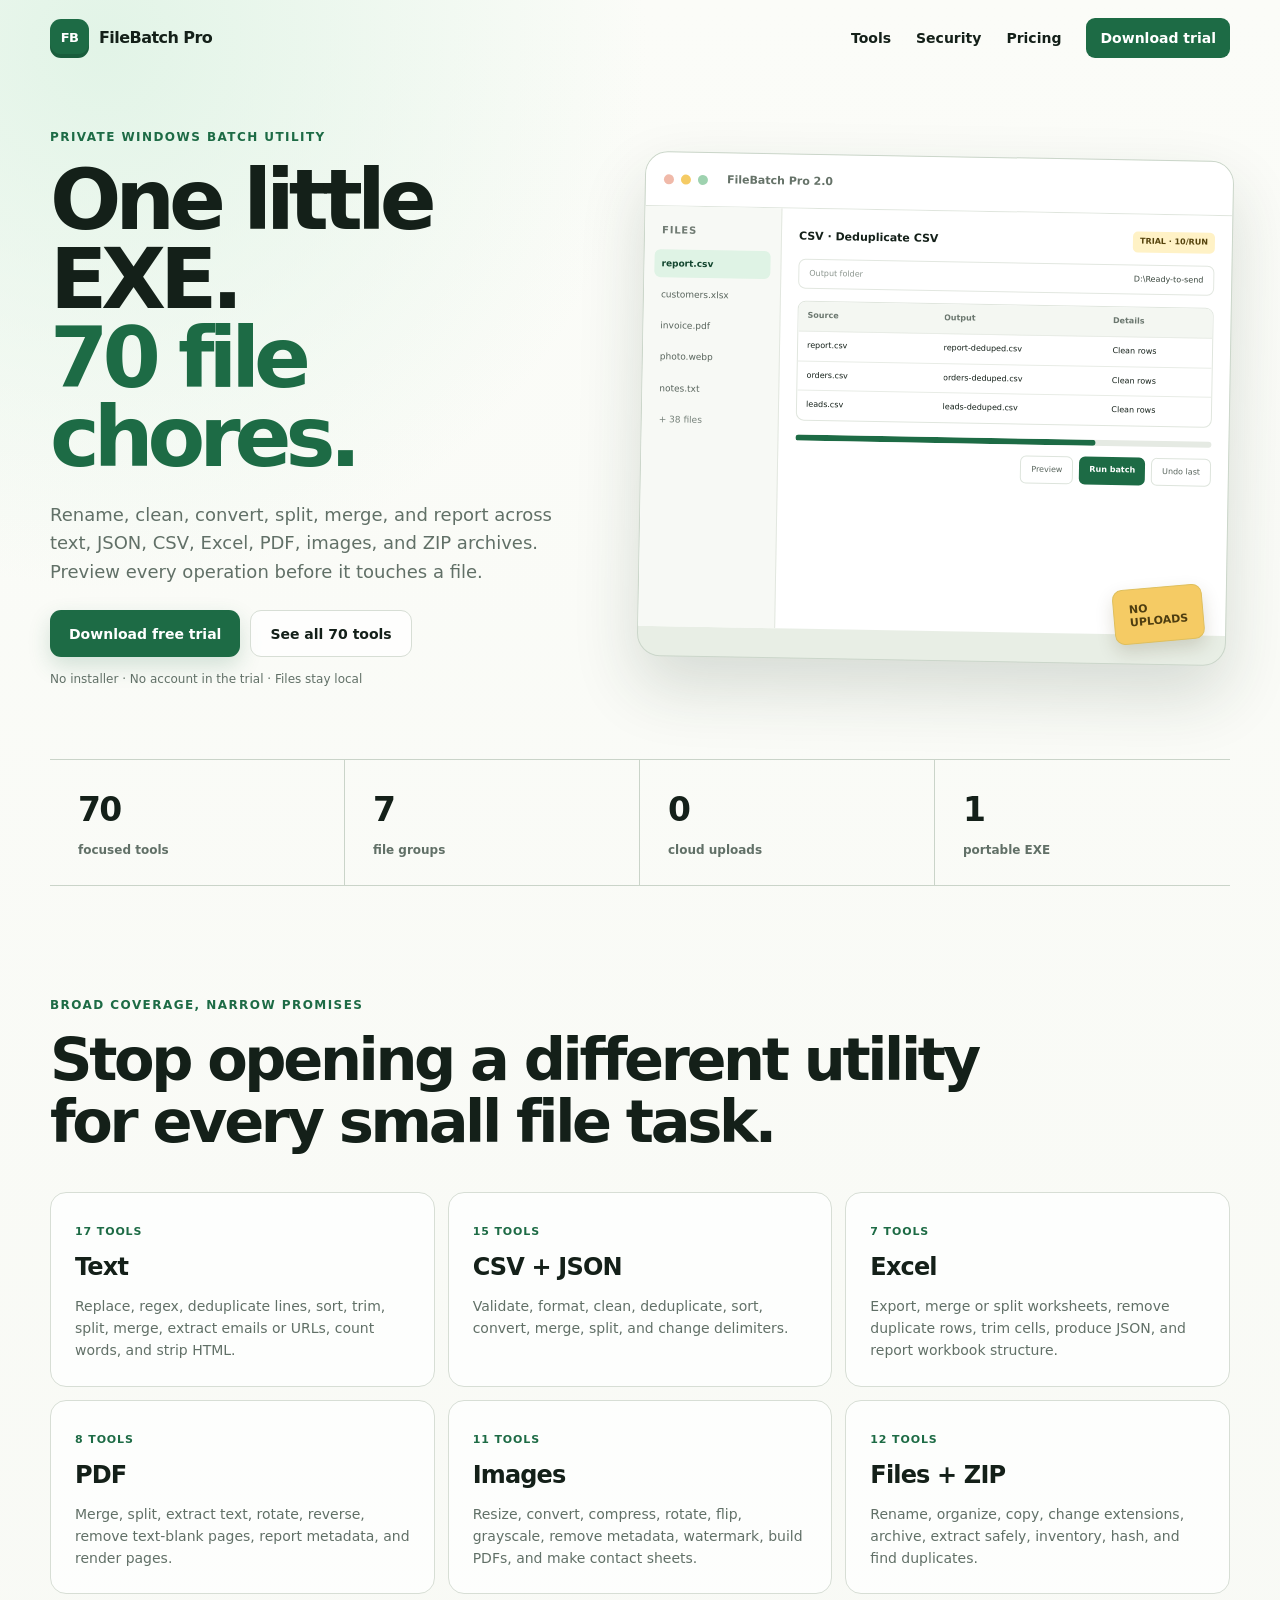
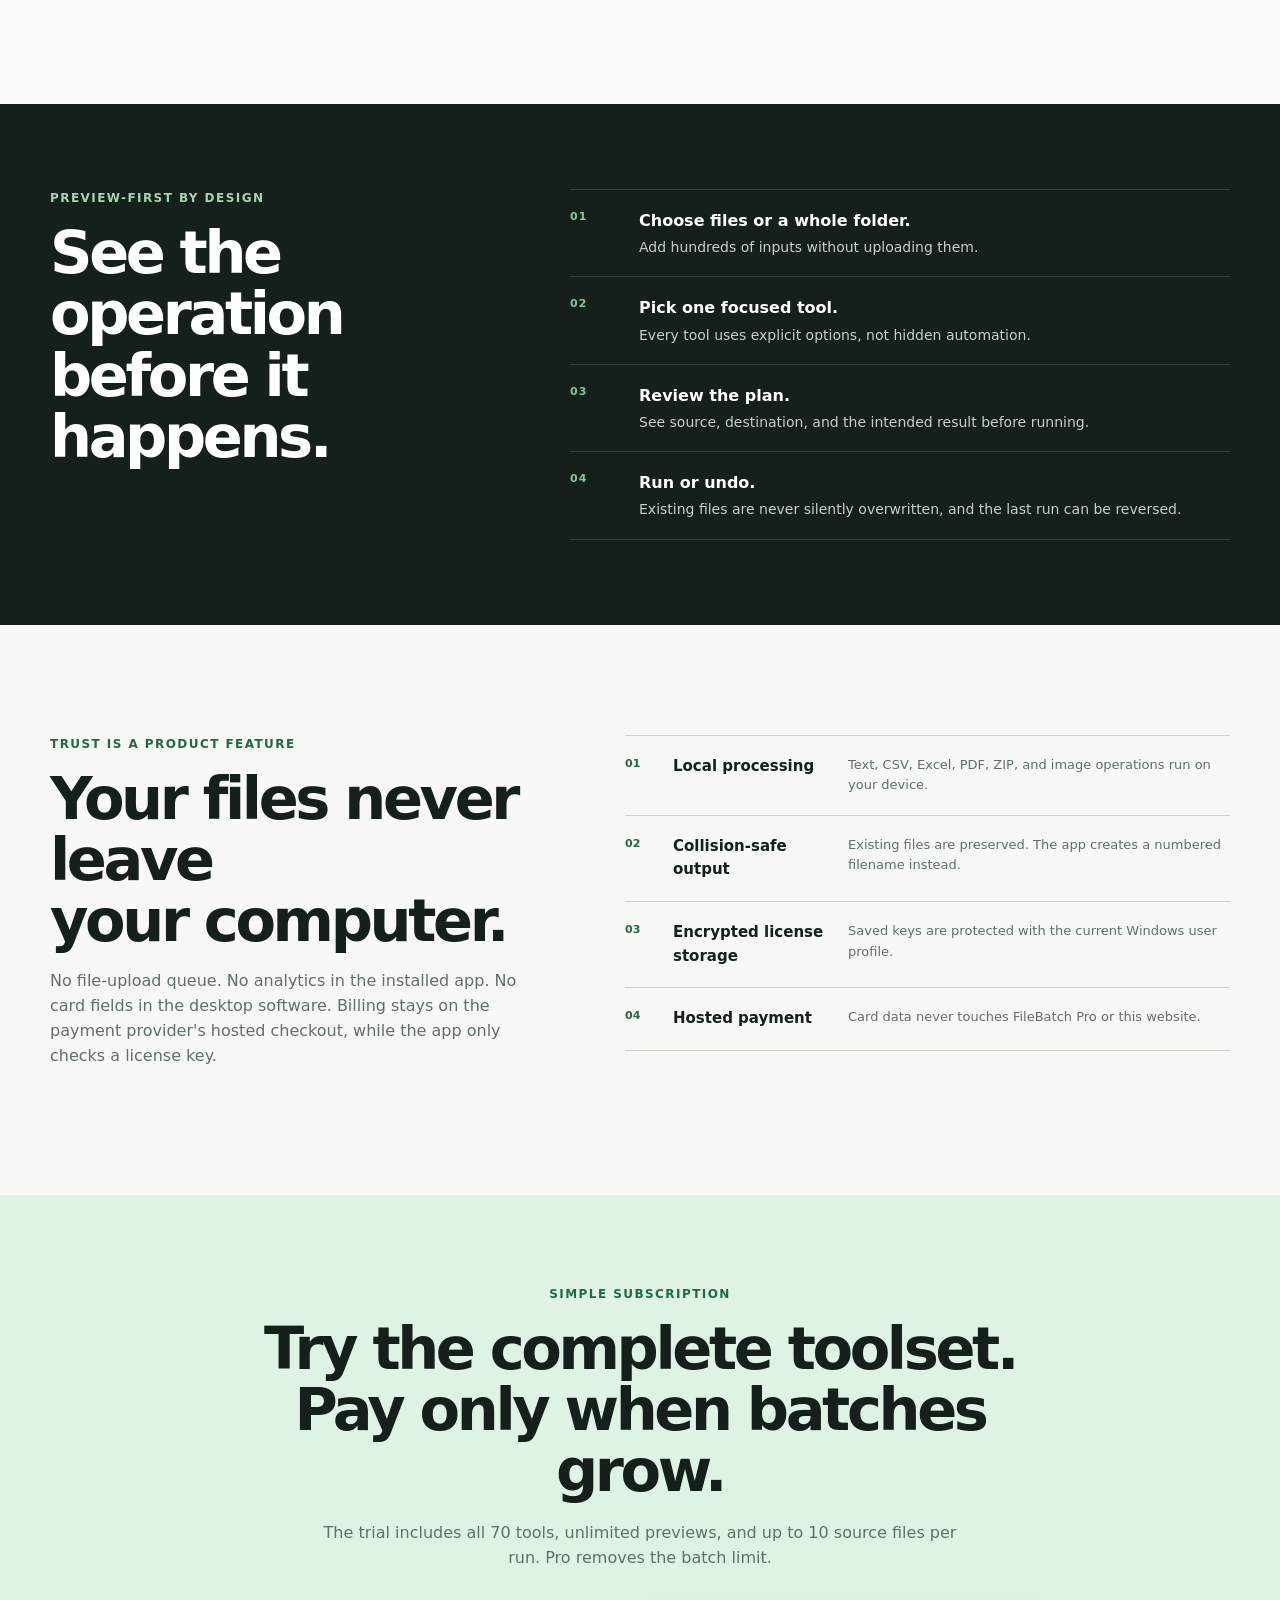
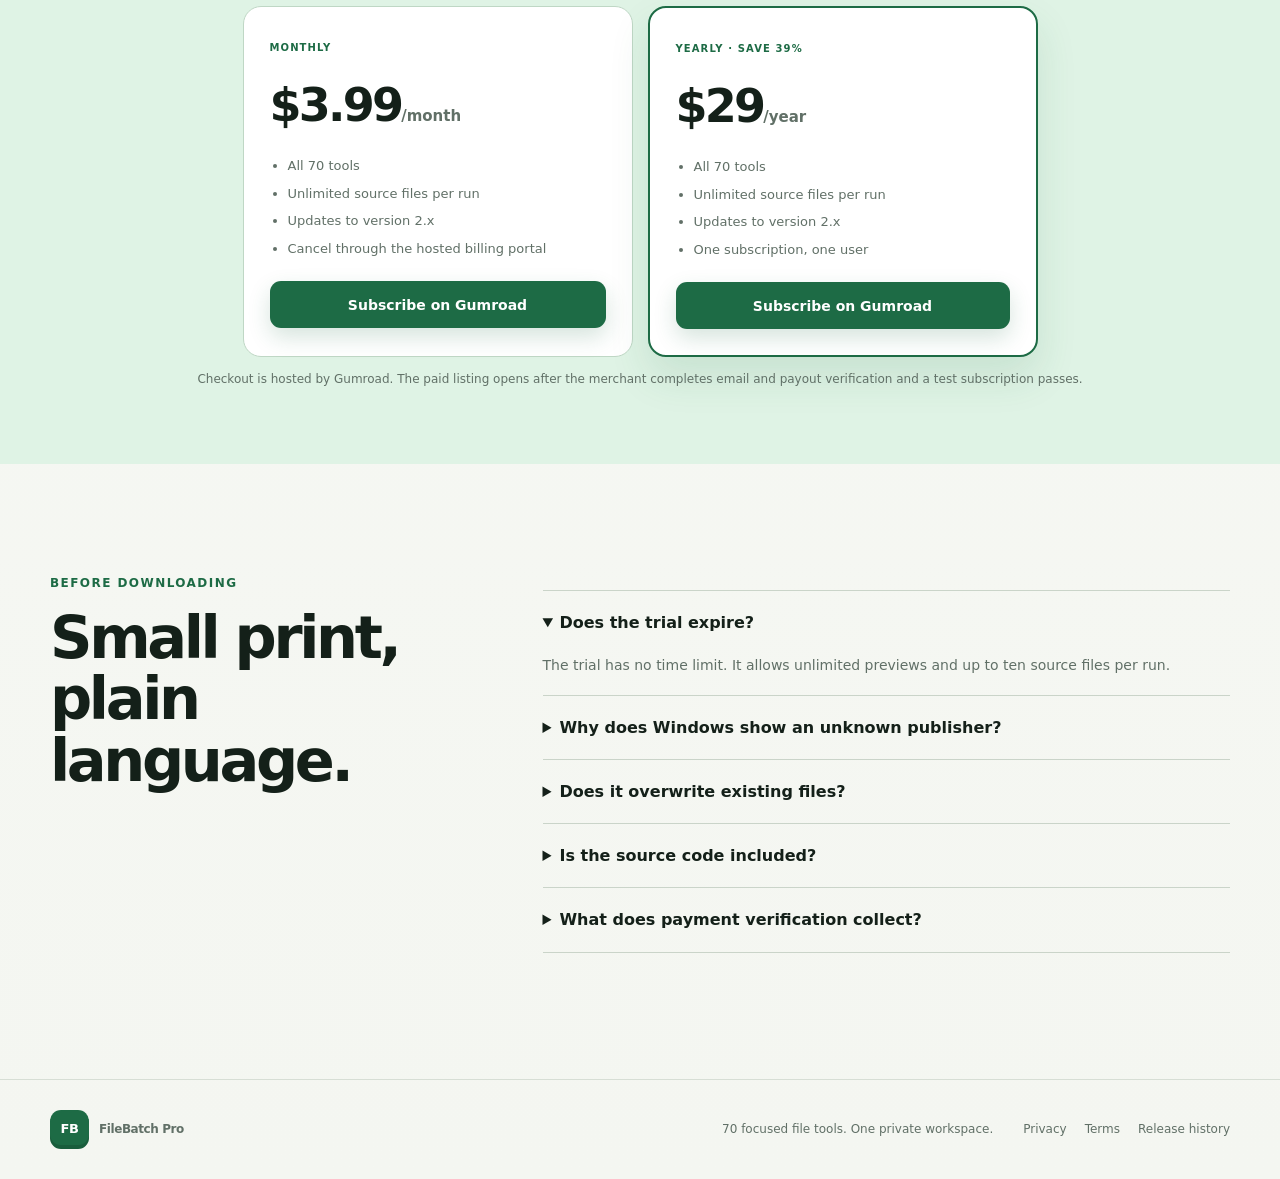
<file: index.html>
<!doctype html>
<html lang="en">
<head>
  <meta charset="utf-8">
  <meta name="viewport" content="width=device-width, initial-scale=1">
  <meta name="description" content="FileBatch Pro is a private Windows EXE with 70 batch tools for text, CSV, Excel, PDF, images, ZIP archives, and file organization.">
  <meta property="og:title" content="FileBatch Pro — 70 private file tools in one EXE">
  <meta property="og:description" content="Preview-first batch tools for text, CSV, Excel, PDF, images, ZIP archives, and file organization.">
  <meta property="og:image" content="https://mudycrafter-rubbish-coder.github.io/filebatch-pro/assets/cover-1280x720.png">
  <title>FileBatch Pro — 70 private file tools in one EXE</title>
  <link rel="stylesheet" href="styles.css">
</head>
<body>
  <header class="nav">
    <a class="brand" href="#top" aria-label="FileBatch Pro home">
      <span class="brand-mark">FB</span>
      <span>FileBatch Pro</span>
    </a>
    <nav>
      <a href="#tools">Tools</a>
      <a href="#security">Security</a>
      <a href="#pricing">Pricing</a>
      <a class="download-nav" href="https://github.com/Mudycrafter-rubbish-coder/filebatch-pro/releases/latest/download/FileBatchPro.exe">Download trial</a>
    </nav>
  </header>

  <main id="top">
    <section class="hero">
      <div class="hero-copy">
        <p class="eyebrow">Private Windows batch utility</p>
        <h1>One little EXE.<br><span>70 file chores.</span></h1>
        <p class="lede">Rename, clean, convert, split, merge, and report across text, JSON, CSV, Excel, PDF, images, and ZIP archives. Preview every operation before it touches a file.</p>
        <div class="hero-actions">
          <a class="button primary" href="https://github.com/Mudycrafter-rubbish-coder/filebatch-pro/releases/latest/download/FileBatchPro.exe">Download free trial</a>
          <a class="button quiet" href="#tools">See all 70 tools</a>
        </div>
        <p class="micro">No installer · No account in the trial · Files stay local</p>
      </div>

      <div class="product-art" aria-label="Illustration of the FileBatch Pro workspace">
        <div class="window-bar"><span></span><span></span><span></span><b>FileBatch Pro 2.0</b></div>
        <div class="window-body">
          <div class="side">
            <strong>Files</strong>
            <div class="file active">report.csv</div>
            <div class="file">customers.xlsx</div>
            <div class="file">invoice.pdf</div>
            <div class="file">photo.webp</div>
            <div class="file">notes.txt</div>
            <div class="file-more">+ 38 files</div>
          </div>
          <div class="pane">
            <div class="pane-title">
              <span>CSV · Deduplicate CSV</span>
              <em>TRIAL · 10/RUN</em>
            </div>
            <div class="option">Output folder <span>D:\Ready-to-send</span></div>
            <div class="table">
              <div class="row head"><span>Source</span><span>Output</span><span>Details</span></div>
              <div class="row"><span>report.csv</span><span>report-deduped.csv</span><span>Clean rows</span></div>
              <div class="row"><span>orders.csv</span><span>orders-deduped.csv</span><span>Clean rows</span></div>
              <div class="row"><span>leads.csv</span><span>leads-deduped.csv</span><span>Clean rows</span></div>
            </div>
            <div class="progress"><span></span></div>
            <div class="mock-actions"><i>Preview</i><b>Run batch</b><i>Undo last</i></div>
          </div>
        </div>
        <div class="privacy-stamp">NO<br>UPLOADS</div>
      </div>
    </section>

    <section class="stats" aria-label="Product highlights">
      <div><strong>70</strong><span>focused tools</span></div>
      <div><strong>7</strong><span>file groups</span></div>
      <div><strong>0</strong><span>cloud uploads</span></div>
      <div><strong>1</strong><span>portable EXE</span></div>
    </section>

    <section class="tools-section" id="tools">
      <p class="eyebrow">Broad coverage, narrow promises</p>
      <h2>Stop opening a different utility<br>for every small file task.</h2>
      <div class="tool-grid">
        <article class="tool-card">
          <span>17 tools</span>
          <h3>Text</h3>
          <p>Replace, regex, deduplicate lines, sort, trim, split, merge, extract emails or URLs, count words, and strip HTML.</p>
        </article>
        <article class="tool-card">
          <span>15 tools</span>
          <h3>CSV + JSON</h3>
          <p>Validate, format, clean, deduplicate, sort, convert, merge, split, and change delimiters.</p>
        </article>
        <article class="tool-card">
          <span>7 tools</span>
          <h3>Excel</h3>
          <p>Export, merge or split worksheets, remove duplicate rows, trim cells, produce JSON, and report workbook structure.</p>
        </article>
        <article class="tool-card">
          <span>8 tools</span>
          <h3>PDF</h3>
          <p>Merge, split, extract text, rotate, reverse, remove text-blank pages, report metadata, and render pages.</p>
        </article>
        <article class="tool-card">
          <span>11 tools</span>
          <h3>Images</h3>
          <p>Resize, convert, compress, rotate, flip, grayscale, remove metadata, watermark, build PDFs, and make contact sheets.</p>
        </article>
        <article class="tool-card">
          <span>12 tools</span>
          <h3>Files + ZIP</h3>
          <p>Rename, organize, copy, change extensions, archive, extract safely, inventory, hash, and find duplicates.</p>
        </article>
      </div>
    </section>

    <section class="workflow">
      <div>
        <p class="eyebrow">Preview-first by design</p>
        <h2>See the operation<br>before it happens.</h2>
      </div>
      <ol>
        <li><b>01</b><span><strong>Choose files or a whole folder.</strong> Add hundreds of inputs without uploading them.</span></li>
        <li><b>02</b><span><strong>Pick one focused tool.</strong> Every tool uses explicit options, not hidden automation.</span></li>
        <li><b>03</b><span><strong>Review the plan.</strong> See source, destination, and the intended result before running.</span></li>
        <li><b>04</b><span><strong>Run or undo.</strong> Existing files are never silently overwritten, and the last run can be reversed.</span></li>
      </ol>
    </section>

    <section class="security" id="security">
      <div class="security-copy">
        <p class="eyebrow">Trust is a product feature</p>
        <h2>Your files never leave<br>your computer.</h2>
        <p>No file-upload queue. No analytics in the installed app. No card fields in the desktop software. Billing stays on the payment provider's hosted checkout, while the app only checks a license key.</p>
      </div>
      <div class="security-list">
        <div><span>01</span><b>Local processing</b><p>Text, CSV, Excel, PDF, ZIP, and image operations run on your device.</p></div>
        <div><span>02</span><b>Collision-safe output</b><p>Existing files are preserved. The app creates a numbered filename instead.</p></div>
        <div><span>03</span><b>Encrypted license storage</b><p>Saved keys are protected with the current Windows user profile.</p></div>
        <div><span>04</span><b>Hosted payment</b><p>Card data never touches FileBatch Pro or this website.</p></div>
      </div>
    </section>

    <section class="pricing" id="pricing">
      <div class="pricing-head">
        <p class="eyebrow">Simple subscription</p>
        <h2>Try the complete toolset.<br>Pay only when batches grow.</h2>
        <p>The trial includes all 70 tools, unlimited previews, and up to 10 source files per run. Pro removes the batch limit.</p>
      </div>
      <div class="plans">
        <article class="plan">
          <span>MONTHLY</span>
          <strong>$3.99<small>/month</small></strong>
          <ul><li>All 70 tools</li><li>Unlimited source files per run</li><li>Updates to version 2.x</li><li>Cancel through the hosted billing portal</li></ul>
          <a class="button primary" href="https://shiyiverse1.gumroad.com/l/filebatch-pro-70-tools">Subscribe on Gumroad</a>
        </article>
        <article class="plan featured">
          <span>YEARLY · SAVE 39%</span>
          <strong>$29<small>/year</small></strong>
          <ul><li>All 70 tools</li><li>Unlimited source files per run</li><li>Updates to version 2.x</li><li>One subscription, one user</li></ul>
          <a class="button primary" href="https://shiyiverse1.gumroad.com/l/filebatch-pro-70-tools">Subscribe on Gumroad</a>
        </article>
      </div>
      <p class="micro center">Checkout is hosted by Gumroad. The paid listing opens after the merchant completes email and payout verification and a test subscription passes.</p>
    </section>

    <section class="faq">
      <div>
        <p class="eyebrow">Before downloading</p>
        <h2>Small print,<br>plain language.</h2>
      </div>
      <dl>
        <details open><summary>Does the trial expire?</summary><p>The trial has no time limit. It allows unlimited previews and up to ten source files per run.</p></details>
        <details><summary>Why does Windows show an unknown publisher?</summary><p>Version 2.0 is not code-signed yet. The release page publishes the SHA-256 checksum so the downloaded EXE can be verified.</p></details>
        <details><summary>Does it overwrite existing files?</summary><p>No. Output paths are collision-checked, and the application chooses a numbered name when necessary.</p></details>
        <details><summary>Is the source code included?</summary><p>The public download is the compiled trial application. It is commercial software, not an open-source release.</p></details>
        <details><summary>What does payment verification collect?</summary><p>The app asks only for the license key from the payment receipt. Card details are entered on the provider's hosted checkout, never in the EXE.</p></details>
      </dl>
    </section>
  </main>

  <footer>
    <div class="brand"><span class="brand-mark">FB</span><span>FileBatch Pro</span></div>
    <p>70 focused file tools. One private workspace.</p>
    <div class="footer-links"><a href="privacy.html">Privacy</a><a href="terms.html">Terms</a><a href="https://github.com/Mudycrafter-rubbish-coder/filebatch-pro/releases">Release history</a></div>
  </footer>
</body>
</html>
</file>
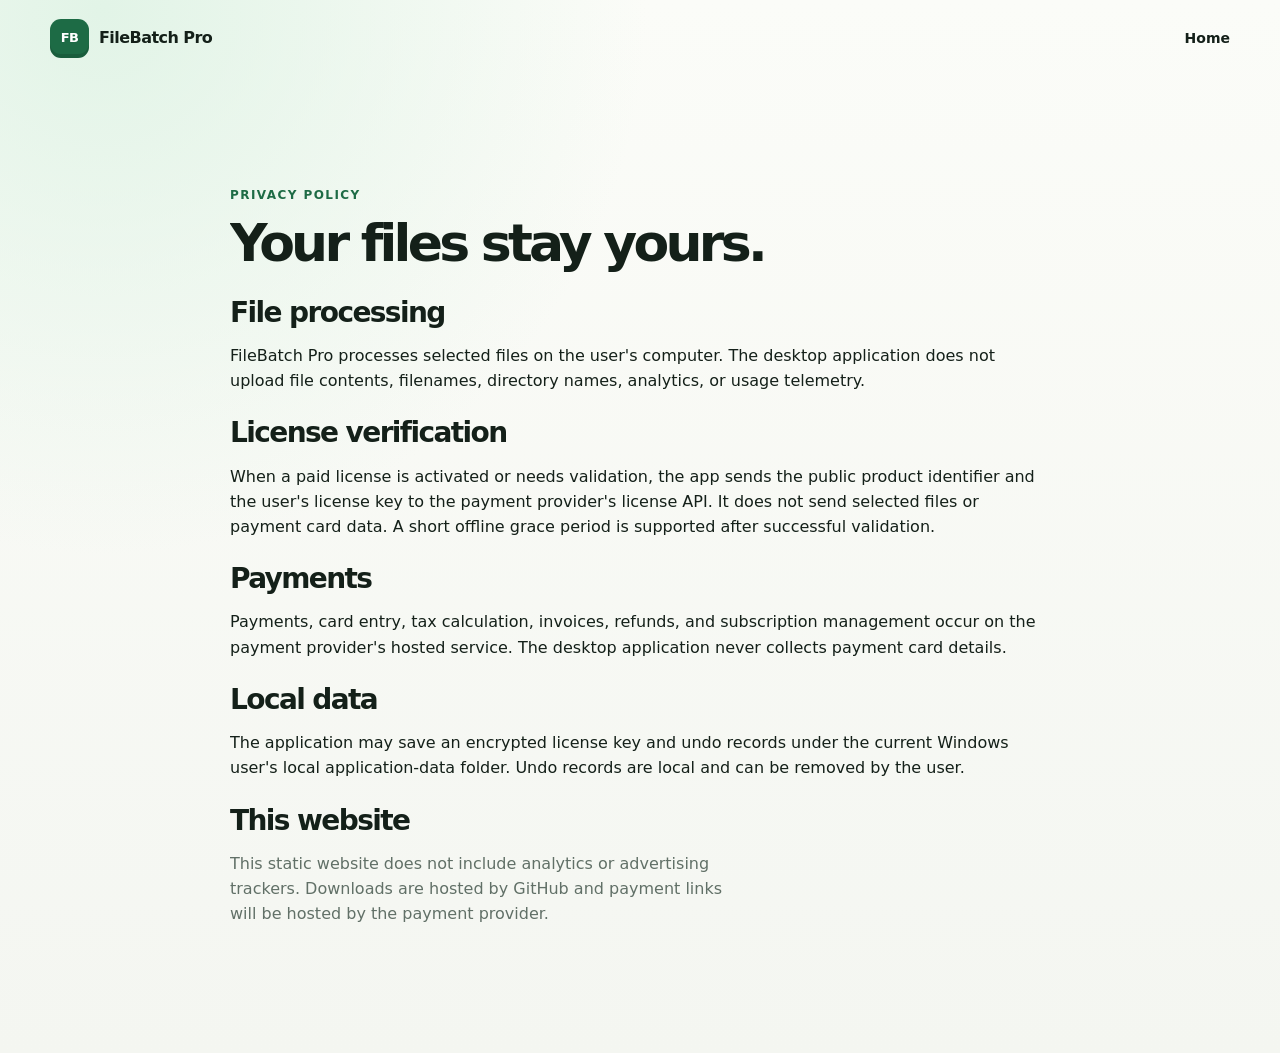
<file: privacy.html>
<!doctype html>
<html lang="en">
<head><meta charset="utf-8"><meta name="viewport" content="width=device-width, initial-scale=1"><title>Privacy — FileBatch Pro</title><link rel="stylesheet" href="styles.css"></head>
<body>
  <header class="nav"><a class="brand" href="index.html"><span class="brand-mark">FB</span><span>FileBatch Pro</span></a><nav><a href="index.html">Home</a></nav></header>
  <main class="security" style="display:block;max-width:820px">
    <p class="eyebrow">Privacy policy</p><h1 style="font-size:52px;margin-bottom:30px">Your files stay yours.</h1>
    <div class="security-copy">
      <h2 style="font-size:28px;margin:25px 0 10px">File processing</h2>
      <p>FileBatch Pro processes selected files on the user's computer. The desktop application does not upload file contents, filenames, directory names, analytics, or usage telemetry.</p>
      <h2 style="font-size:28px;margin:25px 0 10px">License verification</h2>
      <p>When a paid license is activated or needs validation, the app sends the public product identifier and the user's license key to the payment provider's license API. It does not send selected files or payment card data. A short offline grace period is supported after successful validation.</p>
      <h2 style="font-size:28px;margin:25px 0 10px">Payments</h2>
      <p>Payments, card entry, tax calculation, invoices, refunds, and subscription management occur on the payment provider's hosted service. The desktop application never collects payment card details.</p>
      <h2 style="font-size:28px;margin:25px 0 10px">Local data</h2>
      <p>The application may save an encrypted license key and undo records under the current Windows user's local application-data folder. Undo records are local and can be removed by the user.</p>
      <h2 style="font-size:28px;margin:25px 0 10px">This website</h2>
      <p>This static website does not include analytics or advertising trackers. Downloads are hosted by GitHub and payment links will be hosted by the payment provider.</p>
    </div>
  </main>
</body>
</html>
</file>
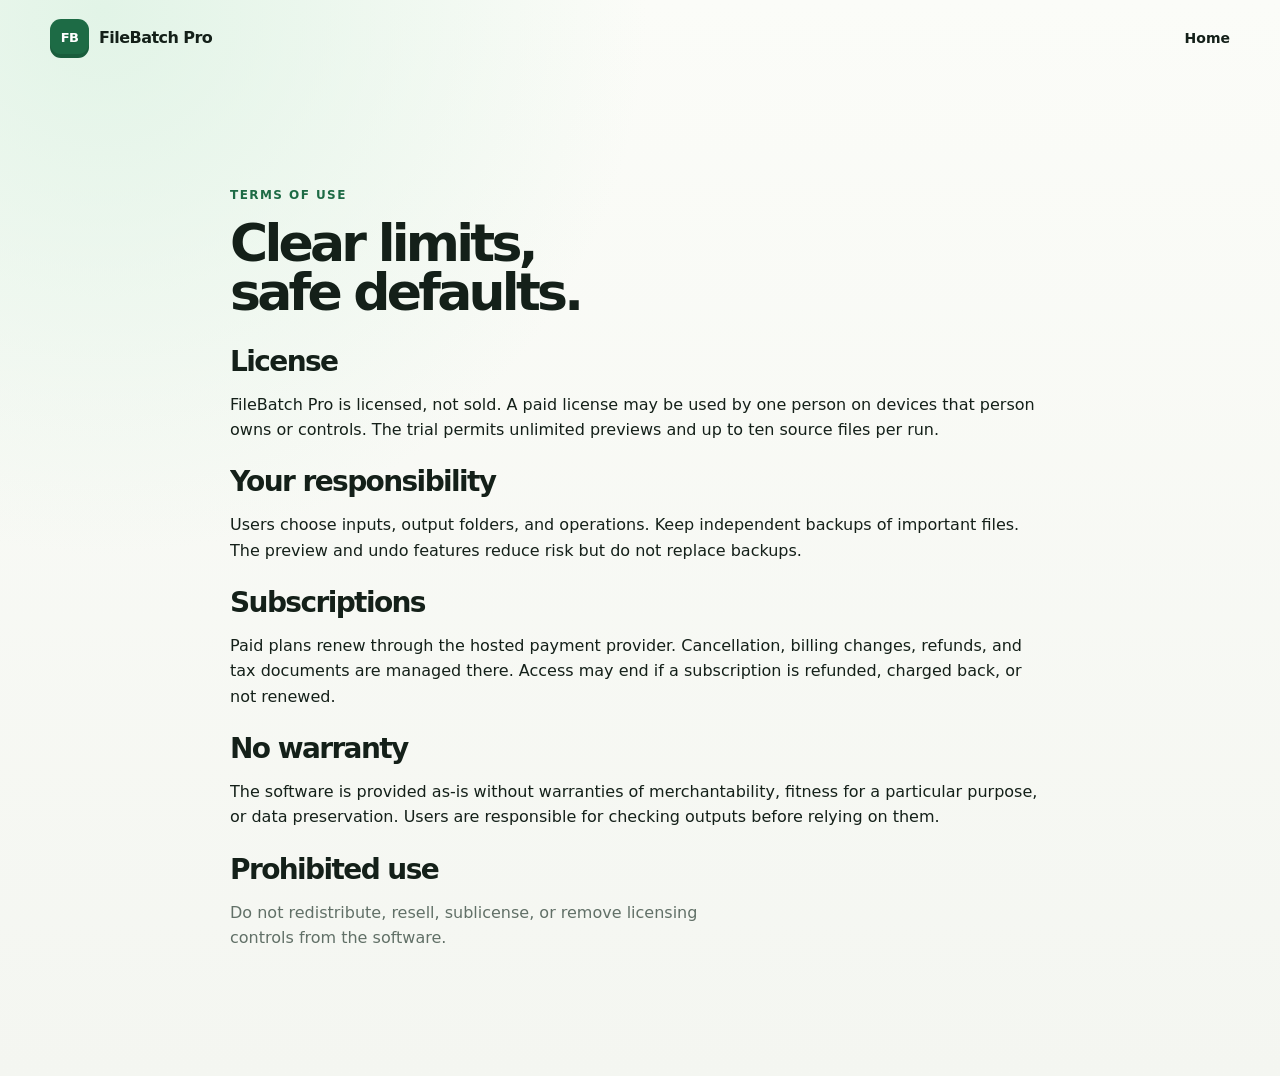
<file: terms.html>
<!doctype html>
<html lang="en">
<head><meta charset="utf-8"><meta name="viewport" content="width=device-width, initial-scale=1"><title>Terms — FileBatch Pro</title><link rel="stylesheet" href="styles.css"></head>
<body>
  <header class="nav"><a class="brand" href="index.html"><span class="brand-mark">FB</span><span>FileBatch Pro</span></a><nav><a href="index.html">Home</a></nav></header>
  <main class="security" style="display:block;max-width:820px">
    <p class="eyebrow">Terms of use</p><h1 style="font-size:52px;margin-bottom:30px">Clear limits,<br>safe defaults.</h1>
    <div class="security-copy">
      <h2 style="font-size:28px;margin:25px 0 10px">License</h2>
      <p>FileBatch Pro is licensed, not sold. A paid license may be used by one person on devices that person owns or controls. The trial permits unlimited previews and up to ten source files per run.</p>
      <h2 style="font-size:28px;margin:25px 0 10px">Your responsibility</h2>
      <p>Users choose inputs, output folders, and operations. Keep independent backups of important files. The preview and undo features reduce risk but do not replace backups.</p>
      <h2 style="font-size:28px;margin:25px 0 10px">Subscriptions</h2>
      <p>Paid plans renew through the hosted payment provider. Cancellation, billing changes, refunds, and tax documents are managed there. Access may end if a subscription is refunded, charged back, or not renewed.</p>
      <h2 style="font-size:28px;margin:25px 0 10px">No warranty</h2>
      <p>The software is provided as-is without warranties of merchantability, fitness for a particular purpose, or data preservation. Users are responsible for checking outputs before relying on them.</p>
      <h2 style="font-size:28px;margin:25px 0 10px">Prohibited use</h2>
      <p>Do not redistribute, resell, sublicense, or remove licensing controls from the software.</p>
    </div>
  </main>
</body>
</html>
</file>
<file: styles.css>
:root {
  --ink: #142019;
  --muted: #617067;
  --paper: #f4f6f1;
  --card: #fff;
  --green: #1d6b45;
  --green-dark: #12452e;
  --mint: #dff3e5;
  --line: #d7ded5;
  --amber: #f5cb64;
}

* { box-sizing: border-box; }
html { scroll-behavior: smooth; }
body {
  margin: 0;
  color: var(--ink);
  background:
    radial-gradient(circle at 8% 1%, rgba(223, 243, 229, .9), transparent 34rem),
    linear-gradient(180deg, #fbfcf8, var(--paper));
  font: 16px/1.58 "Segoe UI", system-ui, -apple-system, sans-serif;
}
a { color: inherit; }
.nav {
  width: min(1180px, calc(100% - 40px));
  margin: auto;
  min-height: 76px;
  display: flex;
  align-items: center;
  justify-content: space-between;
  gap: 24px;
}
.brand { display: flex; align-items: center; gap: 10px; font-weight: 800; letter-spacing: -.035em; text-decoration: none; }
.brand-mark {
  width: 39px; height: 39px; display: grid; place-items: center;
  border-radius: 11px; color: white; background: var(--green);
  box-shadow: inset 0 -4px 0 rgba(0, 0, 0, .13); font-size: 13px;
}
.nav nav { display: flex; align-items: center; gap: 25px; font-size: 14px; font-weight: 650; }
.nav nav a { text-decoration: none; }
.download-nav { padding: 9px 14px; border-radius: 9px; color: white !important; background: var(--green); }
main { overflow: hidden; }
.hero {
  width: min(1180px, calc(100% - 40px));
  margin: 52px auto 70px;
  display: grid;
  grid-template-columns: .95fr 1.05fr;
  gap: 58px;
  align-items: center;
}
.eyebrow {
  margin: 0 0 14px; color: var(--green); font-size: 12px; font-weight: 850;
  letter-spacing: .12em; text-transform: uppercase;
}
h1 { margin: 0; font-size: clamp(52px, 7vw, 84px); line-height: .94; letter-spacing: -.072em; }
h1 span { color: var(--green); }
.lede { max-width: 590px; margin: 24px 0; color: var(--muted); font-size: 18px; }
.hero-actions { display: flex; flex-wrap: wrap; gap: 10px; }
.button {
  display: inline-flex; align-items: center; justify-content: center;
  min-height: 47px; padding: 0 19px; border-radius: 11px; text-decoration: none;
  font-size: 14px; font-weight: 800;
}
.primary { color: white; background: var(--green); box-shadow: 0 9px 22px rgba(29, 107, 69, .18); }
.primary:hover { background: var(--green-dark); }
.quiet { border: 1px solid var(--line); background: rgba(255, 255, 255, .75); }
.disabled { opacity: .55; cursor: default; }
.micro { margin: 13px 0 0; color: var(--muted); font-size: 12px; }
.center { text-align: center; }

.product-art {
  position: relative; min-height: 505px; overflow: hidden; border: 1px solid #cbd6ca;
  border-radius: 23px; background: #e8eee5; box-shadow: 0 30px 65px rgba(30, 55, 40, .16);
  transform: rotate(1deg);
}
.window-bar {
  height: 54px; display: flex; align-items: center; gap: 7px; padding: 0 18px;
  border-bottom: 1px solid #dfe5dd; background: white;
}
.window-bar span { width: 10px; height: 10px; border-radius: 50%; background: #d6ddd4; }
.window-bar span:first-child { background: #f0b9a9; }
.window-bar span:nth-child(2) { background: var(--amber); }
.window-bar span:nth-child(3) { background: #9ed2af; }
.window-bar b { margin-left: 12px; font-size: 11px; color: #657268; }
.window-body { display: grid; grid-template-columns: 137px 1fr; min-height: 420px; background: white; }
.side { padding: 16px 10px; border-right: 1px solid #e2e7e0; background: #f7f9f5; }
.side strong { display: block; padding: 0 7px 8px; font-size: 10px; text-transform: uppercase; color: #6f7a72; letter-spacing: .08em; }
.file { margin: 3px 0; padding: 7px; border-radius: 6px; overflow: hidden; color: #58645c; font-size: 9px; white-space: nowrap; text-overflow: ellipsis; }
.file.active { color: var(--green-dark); background: var(--mint); font-weight: 700; }
.file-more { margin: 10px 7px; font-size: 9px; color: #758079; }
.pane { min-width: 0; padding: 17px; }
.pane-title { display: flex; align-items: center; justify-content: space-between; font-size: 11px; font-weight: 800; }
.pane-title em { padding: 4px 7px; border-radius: 5px; color: #55430c; background: #fff2c6; font-size: 8px; font-style: normal; }
.option { margin: 12px 0; padding: 8px 10px; border: 1px solid #e2e7e0; border-radius: 7px; color: #8b958e; font-size: 8px; }
.option span { float: right; color: #39463d; }
.table { overflow: hidden; border: 1px solid #e0e6de; border-radius: 8px; }
.row { display: grid; grid-template-columns: 1fr 1.25fr .7fr; gap: 7px; padding: 8px 9px; border-bottom: 1px solid #e8ece6; font-size: 8px; }
.row:last-child { border-bottom: 0; }
.row span { overflow: hidden; white-space: nowrap; text-overflow: ellipsis; }
.row.head { color: #6b776f; background: #f4f7f2; font-weight: 800; }
.progress { height: 6px; margin-top: 14px; overflow: hidden; border-radius: 9px; background: #e5eae3; }
.progress span { display: block; width: 72%; height: 100%; border-radius: inherit; background: var(--green); }
.mock-actions { display: flex; justify-content: flex-end; gap: 6px; margin-top: 11px; }
.mock-actions i, .mock-actions b { padding: 7px 10px; border-radius: 6px; font-size: 8px; font-style: normal; }
.mock-actions i { border: 1px solid #dde4dc; color: #59655d; }
.mock-actions b { color: white; background: var(--green); }
.privacy-stamp {
  position: absolute; right: 22px; bottom: 22px; padding: 14px 15px;
  border: 1px solid #dfbf5c; border-radius: 10px; background: var(--amber);
  color: #4d3d10; font-size: 11px; font-weight: 900; line-height: 1.15;
  transform: rotate(-6deg); box-shadow: 0 8px 18px rgba(66, 52, 16, .17);
}

.stats {
  display: grid; grid-template-columns: repeat(4, 1fr);
  width: min(1180px, calc(100% - 40px)); margin: 0 auto 110px;
  border-top: 1px solid #cad4c9; border-bottom: 1px solid #cad4c9;
}
.stats div { padding: 24px 28px; border-right: 1px solid #cad4c9; }
.stats div:last-child { border-right: 0; }
.stats strong { display: block; font-size: 33px; letter-spacing: -.05em; }
.stats span { color: var(--muted); font-size: 12px; font-weight: 650; }

.tools-section { width: min(1180px, calc(100% - 40px)); margin: 0 auto 110px; }
h2 { margin: 0; font-size: clamp(38px, 5vw, 59px); line-height: 1.04; letter-spacing: -.057em; }
.tool-grid { display: grid; grid-template-columns: repeat(3, 1fr); gap: 13px; margin-top: 40px; }
.tool-card { padding: 24px; border: 1px solid var(--line); border-radius: 16px; background: rgba(255, 255, 255, .76); }
.tool-card span { color: var(--green); font-size: 11px; font-weight: 850; letter-spacing: .08em; text-transform: uppercase; }
.tool-card h3 { margin: 7px 0 8px; font-size: 24px; letter-spacing: -.035em; }
.tool-card p { margin: 0; color: var(--muted); font-size: 14px; }

.workflow {
  display: grid; grid-template-columns: .8fr 1.2fr; gap: 80px;
  padding: 85px max(20px, calc((100vw - 1180px) / 2)); background: var(--ink); color: white;
}
.workflow .eyebrow { color: #9dd8af; }
.workflow ol { margin: 0; padding: 0; list-style: none; }
.workflow li { display: grid; grid-template-columns: 55px 1fr; gap: 14px; padding: 18px 0; border-bottom: 1px solid rgba(255, 255, 255, .13); }
.workflow li:first-child { border-top: 1px solid rgba(255, 255, 255, .13); }
.workflow li b { color: #86c79a; font-size: 11px; letter-spacing: .11em; }
.workflow li span { color: #c6d0c9; font-size: 14px; }
.workflow li strong { display: block; margin-bottom: 3px; color: white; font-size: 16px; }

.security {
  display: grid; grid-template-columns: .9fr 1.1fr; gap: 80px;
  width: min(1180px, calc(100% - 40px)); margin: 110px auto;
}
.security-copy > p:last-child { color: var(--muted); max-width: 500px; }
.security-list { border-top: 1px solid #cad4c9; }
.security-list div { display: grid; grid-template-columns: 38px 165px 1fr; gap: 10px; padding: 19px 0; border-bottom: 1px solid #cad4c9; align-items: start; }
.security-list span { color: var(--green); font-size: 11px; font-weight: 850; }
.security-list b { font-size: 15px; }
.security-list p { margin: 0; color: var(--muted); font-size: 13px; }

.pricing { padding: 90px 20px 75px; background: var(--mint); }
.pricing-head { max-width: 780px; margin: 0 auto 36px; text-align: center; }
.pricing-head > p:last-child { max-width: 650px; margin: 18px auto 0; color: var(--muted); }
.plans { display: grid; grid-template-columns: repeat(2, minmax(280px, 390px)); justify-content: center; gap: 15px; }
.plan { padding: 26px; border: 1px solid #bfd7c5; border-radius: 18px; background: white; }
.plan.featured { border: 2px solid var(--green); box-shadow: 0 20px 40px rgba(29, 107, 69, .12); }
.plan > span { color: var(--green); font-size: 10px; font-weight: 850; letter-spacing: .11em; }
.plan strong { display: block; margin: 10px 0 15px; font-size: 46px; letter-spacing: -.06em; }
.plan small { font-size: 15px; letter-spacing: 0; color: var(--muted); }
.plan ul { padding: 0 0 0 18px; color: var(--muted); font-size: 13px; min-height: 112px; }
.plan li { margin: 7px 0; }
.plan .button { width: 100%; }

.faq {
  display: grid; grid-template-columns: .75fr 1.25fr; gap: 80px;
  width: min(1180px, calc(100% - 40px)); margin: 110px auto;
}
details { border-top: 1px solid #cad4c9; }
details:last-child { border-bottom: 1px solid #cad4c9; }
summary { padding: 19px 0; cursor: pointer; font-size: 16px; font-weight: 750; }
details p { margin: 0 0 18px; max-width: 680px; color: var(--muted); font-size: 14px; }
footer {
  display: grid; grid-template-columns: 1fr auto auto; gap: 30px; align-items: center;
  padding: 30px max(20px, calc((100vw - 1180px) / 2));
  border-top: 1px solid var(--line); color: var(--muted); font-size: 12px;
}
footer p { margin: 0; }
.footer-links { display: flex; gap: 18px; }
.footer-links a { text-decoration: none; }

@media (max-width: 900px) {
  .nav nav a:not(.download-nav) { display: none; }
  .hero, .workflow, .security, .faq { grid-template-columns: 1fr; gap: 40px; }
  .hero { margin-top: 26px; }
  .tool-grid { grid-template-columns: repeat(2, 1fr); }
  .security-list div { grid-template-columns: 35px 145px 1fr; }
}
@media (max-width: 620px) {
  .nav { width: min(100% - 24px, 1180px); }
  .hero, .tools-section, .security, .faq { width: min(100% - 24px, 1180px); }
  h1 { font-size: 55px; }
  .product-art { min-height: 430px; transform: none; }
  .window-body { grid-template-columns: 105px 1fr; min-height: 355px; }
  .stats { grid-template-columns: repeat(2, 1fr); width: min(100% - 24px, 1180px); }
  .stats div:nth-child(2) { border-right: 0; }
  .stats div:nth-child(-n+2) { border-bottom: 1px solid #cad4c9; }
  .tool-grid, .plans { grid-template-columns: 1fr; }
  .workflow { padding: 65px 20px; }
  .workflow h2 br, .security h2 br, .faq h2 br { display: none; }
  .security-list div { grid-template-columns: 32px 1fr; }
  .security-list p { grid-column: 2; }
  footer { grid-template-columns: 1fr; }
}
</file>
